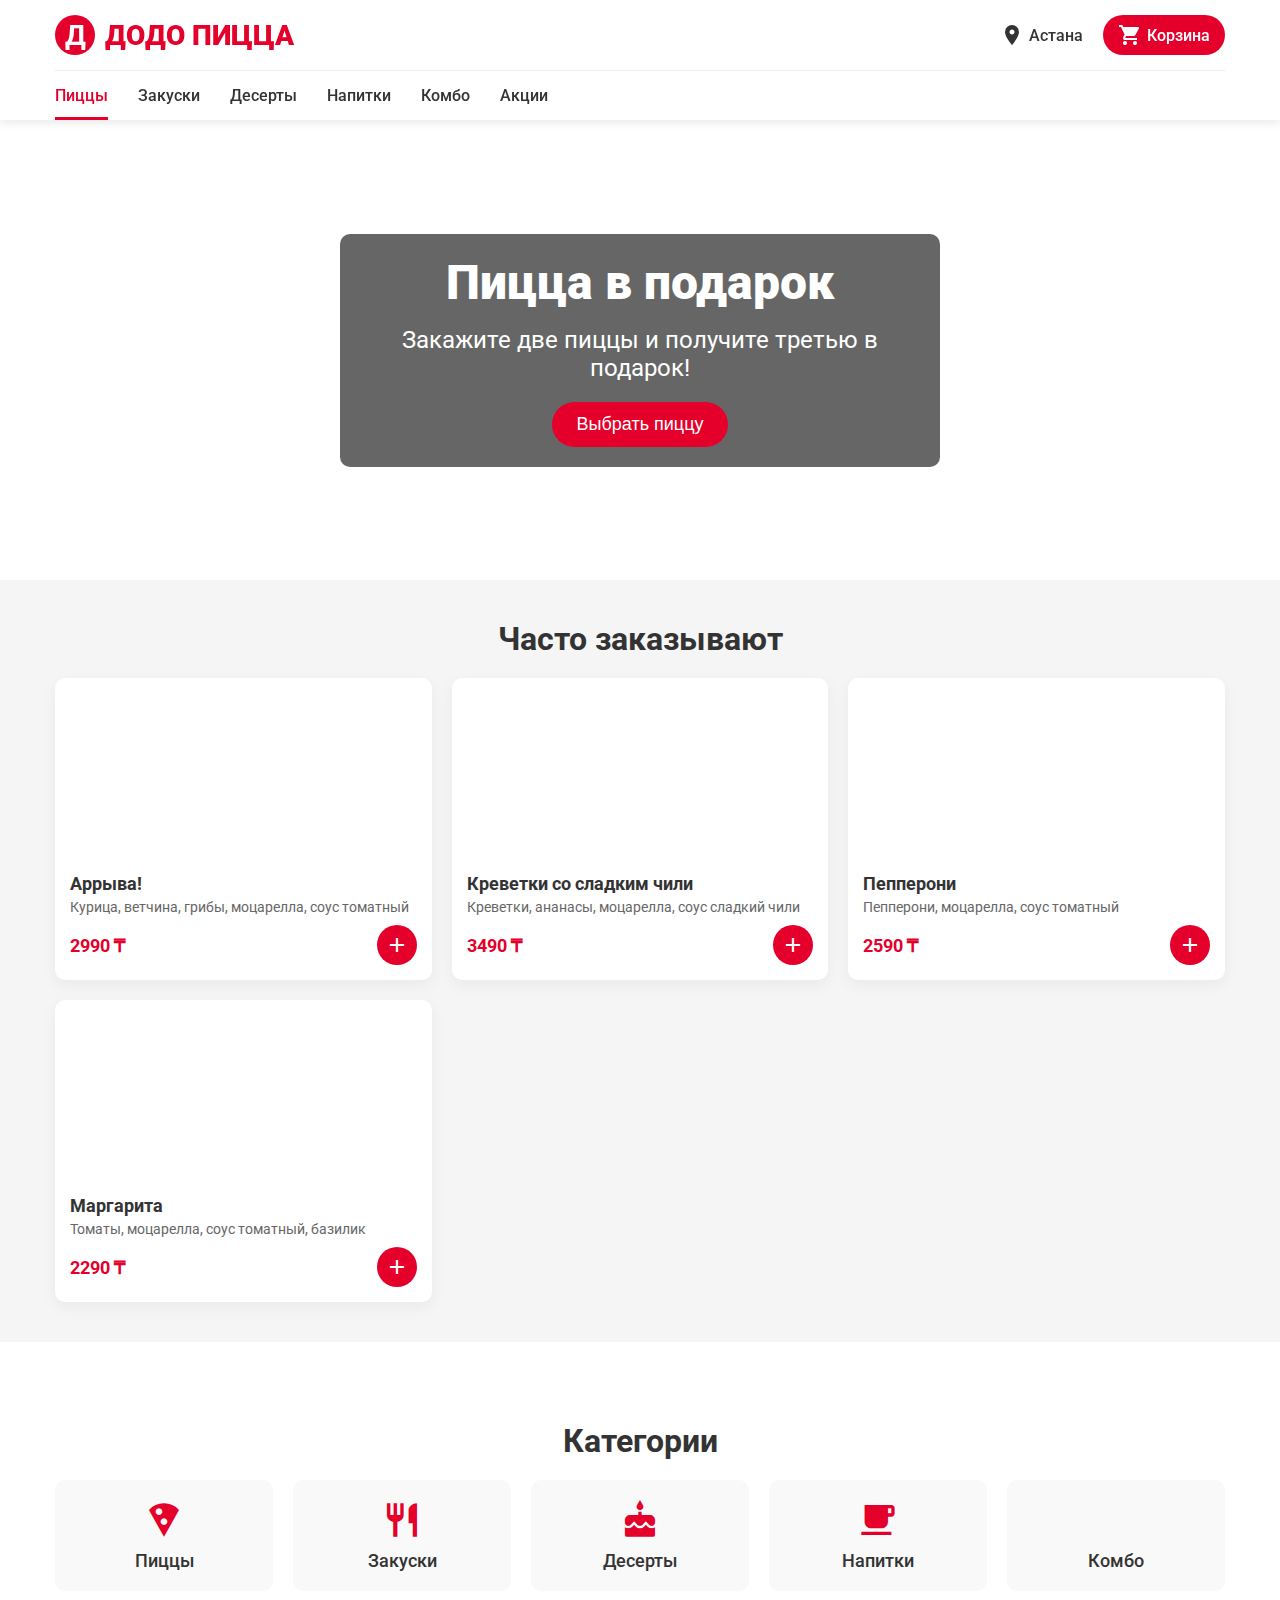
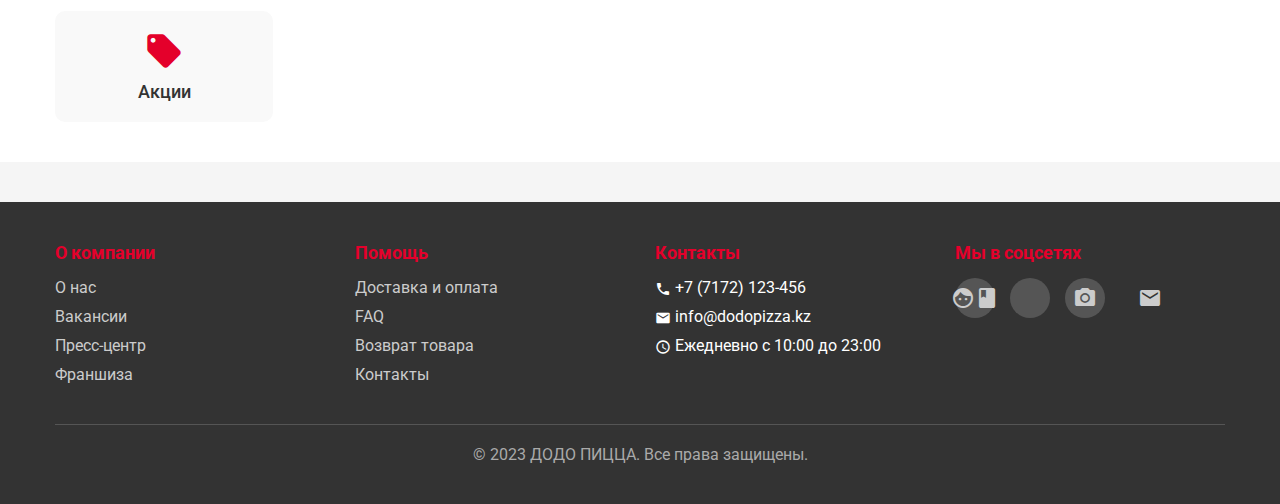
<file: 1.html>
<!DOCTYPE html>
<html lang="ru">
<head>
    <meta charset="UTF-8">
    <meta name="viewport" content="width=device-width, initial-scale=1.0">
    <title>ДОДО ПИЦЦА - Доставка пиццы</title>
    <link href="https://fonts.googleapis.com/css2?family=Roboto:wght@400;500;700;900&display=swap" rel="stylesheet">
    <link href="https://fonts.googleapis.com/icon?family=Material+Icons" rel="stylesheet">
    <style>
        * {
            margin: 0;
            padding: 0;
            box-sizing: border-box;
        }
        
        body {
            font-family: 'Roboto', sans-serif;
            background-color: #f5f5f5;
            color: #333;
        }
        
        .container {
            max-width: 1200px;
            margin: 0 auto;
            padding: 0 15px;
        }
        
        /* Header Styles */
        header {
            background-color: #fff;
            box-shadow: 0 2px 10px rgba(0,0,0,0.1);
            position: sticky;
            top: 0;
            z-index: 100;
        }
        
        .header-top {
            display: flex;
            justify-content: space-between;
            align-items: center;
            padding: 15px 0;
        }
        
        .logo {
            display: flex;
            align-items: center;
            font-size: 28px;
            font-weight: 900;
            color: #E4002B;
            text-decoration: none;
        }
        
        .logo-text {
            margin-left: 10px;
        }
        
        .logo-icon {
            width: 40px;
            height: 40px;
            background-color: #E4002B;
            border-radius: 50%;
            display: flex;
            align-items: center;
            justify-content: center;
            color: white;
            font-weight: bold;
        }
        
        .header-actions {
            display: flex;
            align-items: center;
            gap: 20px;
        }
        
        .location, .cart {
            display: flex;
            align-items: center;
            gap: 5px;
            color: #333;
            text-decoration: none;
            font-weight: 500;
        }
        
        .cart {
            background-color: #E4002B;
            color: white;
            padding: 8px 15px;
            border-radius: 30px;
        }
        
        /* Navigation */
        nav {
            border-top: 1px solid #eee;
        }
        
        .nav-menu {
            display: flex;
            list-style: none;
            padding: 0;
        }
        
        .nav-menu li {
            margin-right: 30px;
        }
        
        .nav-menu a {
            display: block;
            padding: 15px 0;
            color: #333;
            text-decoration: none;
            font-weight: 500;
            position: relative;
        }
        
        .nav-menu a:hover {
            color: #E4002B;
        }
        
        .nav-menu a.active {
            color: #E4002B;
        }
        
        .nav-menu a.active::after {
            content: '';
            position: absolute;
            bottom: 0;
            left: 0;
            width: 100%;
            height: 3px;
            background-color: #E4002B;
        }
        
        /* Hero Section */
        .hero {
            background-color: #fff;
            padding: 30px 0;
        }
        
        .carousel {
            position: relative;
            height: 400px;
            overflow: hidden;
            border-radius: 10px;
        }
        
        .carousel-item {
            position: absolute;
            top: 0;
            left: 0;
            width: 100%;
            height: 100%;
            opacity: 0;
            transition: opacity 0.5s ease-in-out;
            display: flex;
            align-items: center;
            justify-content: center;
            background-size: cover;
            background-position: center;
        }
        
        .carousel-item.active {
            opacity: 1;
        }
        
        .carousel-content {
            text-align: center;
            color: white;
            max-width: 600px;
            padding: 20px;
            background-color: rgba(0, 0, 0, 0.6);
            border-radius: 10px;
        }
        
        .carousel-title {
            font-size: 48px;
            font-weight: 900;
            margin-bottom: 15px;
        }
        
        .carousel-subtitle {
            font-size: 24px;
            margin-bottom: 20px;
        }
        
        .carousel-btn {
            background-color: #E4002B;
            color: white;
            border: none;
            padding: 12px 25px;
            font-size: 18px;
            font-weight: 500;
            border-radius: 30px;
            cursor: pointer;
            transition: background-color 0.3s;
        }
        
        .carousel-btn:hover {
            background-color: #c70026;
        }
        
        .carousel-indicators {
            position: absolute;
            bottom: 20px;
            left: 50%;
            transform: translateX(-50%);
            display: flex;
            gap: 10px;
        }
        
        .indicator {
            width: 12px;
            height: 12px;
            border-radius: 50%;
            background-color: rgba(255, 255, 255, 0.5);
            cursor: pointer;
        }
        
        .indicator.active {
            background-color: white;
        }
        
        /* Popular Products */
        .section-title {
            font-size: 32px;
            font-weight: 700;
            margin: 40px 0 20px;
            text-align: center;
        }
        
        .products-grid {
            display: grid;
            grid-template-columns: repeat(auto-fill, minmax(280px, 1fr));
            gap: 20px;
            margin-bottom: 40px;
        }
        
        .product-card {
            background-color: white;
            border-radius: 10px;
            overflow: hidden;
            box-shadow: 0 5px 15px rgba(0,0,0,0.05);
            transition: transform 0.3s, box-shadow 0.3s;
        }
        
        .product-card:hover {
            transform: translateY(-5px);
            box-shadow: 0 10px 20px rgba(0,0,0,0.1);
        }
        
        .product-image {
            height: 180px;
            background-size: cover;
            background-position: center;
        }
        
        .product-info {
            padding: 15px;
        }
        
        .product-name {
            font-size: 18px;
            font-weight: 700;
            margin-bottom: 5px;
        }
        
        .product-description {
            font-size: 14px;
            color: #666;
            margin-bottom: 10px;
        }
        
        .product-footer {
            display: flex;
            justify-content: space-between;
            align-items: center;
        }
        
        .product-price {
            font-size: 18px;
            font-weight: 700;
            color: #E4002B;
        }
        
        .add-to-cart {
            background-color: #E4002B;
            color: white;
            border: none;
            width: 40px;
            height: 40px;
            border-radius: 50%;
            display: flex;
            align-items: center;
            justify-content: center;
            cursor: pointer;
            transition: background-color 0.3s;
        }
        
        .add-to-cart:hover {
            background-color: #c70026;
        }
        
        /* Categories */
        .categories {
            background-color: white;
            padding: 40px 0;
            margin-top: 40px;
        }
        
        .categories-grid {
            display: grid;
            grid-template-columns: repeat(auto-fill, minmax(200px, 1fr));
            gap: 20px;
        }
        
        .category-card {
            background-color: #f9f9f9;
            border-radius: 10px;
            padding: 20px;
            text-align: center;
            transition: background-color 0.3s;
            cursor: pointer;
        }
        
        .category-card:hover {
            background-color: #f0f0f0;
        }
        
        .category-icon {
            font-size: 40px;
            color: #E4002B;
            margin-bottom: 10px;
        }
        
        .category-name {
            font-size: 18px;
            font-weight: 500;
        }
        
        /* Footer */
        footer {
            background-color: #333;
            color: white;
            padding: 40px 0;
            margin-top: 40px;
        }
        
        .footer-content {
            display: grid;
            grid-template-columns: repeat(auto-fit, minmax(200px, 1fr));
            gap: 30px;
        }
        
        .footer-column h3 {
            font-size: 18px;
            margin-bottom: 15px;
            color: #E4002B;
        }
        
        .footer-column ul {
            list-style: none;
        }
        
        .footer-column li {
            margin-bottom: 10px;
        }
        
        .footer-column a {
            color: #ccc;
            text-decoration: none;
            transition: color 0.3s;
        }
        
        .footer-column a:hover {
            color: white;
        }
        
        .footer-bottom {
            margin-top: 30px;
            padding-top: 20px;
            border-top: 1px solid #555;
            text-align: center;
            color: #aaa;
        }
        
        .social-links {
            display: flex;
            gap: 15px;
            margin-top: 15px;
        }
        
        .social-link {
            width: 40px;
            height: 40px;
            background-color: #555;
            border-radius: 50%;
            display: flex;
            align-items: center;
            justify-content: center;
            color: white;
            transition: background-color 0.3s;
        }
        
        .social-link:hover {
            background-color: #E4002B;
        }
    </style>
</head>
<body>
    <header>
        <div class="container">
            <div class="header-top">
                <a href="#" class="logo">
                    <div class="logo-icon">Д</div>
                    <div class="logo-text">ДОДО ПИЦЦА</div>
                </a>
                <div class="header-actions">
                    <a href="#" class="location">
                        <i class="material-icons">location_on</i>
                        <span>Астана</span>
                    </a>
                    <a href="#" class="cart">
                        <i class="material-icons">shopping_cart</i>
                        <span>Корзина</span>
                    </a>
                </div>
            </div>
            <nav>
                <ul class="nav-menu">
                    <li><a href="#" class="active">Пиццы</a></li>
                    <li><a href="#">Закуски</a></li>
                    <li><a href="#">Десерты</a></li>
                    <li><a href="#">Напитки</a></li>
                    <li><a href="#">Комбо</a></li>
                    <li><a href="#">Акции</a></li>
                </ul>
            </nav>
        </div>
    </header>
    
    <main>
        <section class="hero">
            <div class="container">
                <div class="carousel">
                    <div class="carousel-item active" style="background-image: url('https://picsum.photos/seed/pizzagift/1200/400.jpg')">
                        <div class="carousel-content">
                            <h2 class="carousel-title">Пицца в подарок</h2>
                            <p class="carousel-subtitle">Закажите две пиццы и получите третью в подарок!</p>
                            <button class="carousel-btn">Выбрать пиццу</button>
                        </div>
                    </div>
                    <div class="carousel-item" style="background-image: url('https://picsum.photos/seed/teriyaki/1200/400.jpg')">
                        <div class="carousel-content">
                            <h2 class="carousel-title">Новинка: Терьяки</h2>
                            <p class="carousel-subtitle">Попробуйте нашу новую пиццу с курицей терьяки</p>
                            <button class="carousel-btn">Попробовать</button>
                        </div>
                    </div>
                    <div class="carousel-indicators">
                        <div class="indicator active"></div>
                        <div class="indicator"></div>
                    </div>
                </div>
            </div>
        </section>
        
        <section class="popular-products">
            <div class="container">
                <h2 class="section-title">Часто заказывают</h2>
                <div class="products-grid">
                    <div class="product-card">
                        <div class="product-image" style="background-image: url('https://picsum.photos/seed/arriva/400/300.jpg')"></div>
                        <div class="product-info">
                            <h3 class="product-name">Аррыва!</h3>
                            <p class="product-description">Курица, ветчина, грибы, моцарелла, соус томатный</p>
                            <div class="product-footer">
                                <span class="product-price">2990 ₸</span>
                                <button class="add-to-cart">
                                    <i class="material-icons">add</i>
                                </button>
                            </div>
                        </div>
                    </div>
                    <div class="product-card">
                        <div class="product-image" style="background-image: url('https://picsum.photos/seed/shrimp/400/300.jpg')"></div>
                        <div class="product-info">
                            <h3 class="product-name">Креветки со сладким чили</h3>
                            <p class="product-description">Креветки, ананасы, моцарелла, соус сладкий чили</p>
                            <div class="product-footer">
                                <span class="product-price">3490 ₸</span>
                                <button class="add-to-cart">
                                    <i class="material-icons">add</i>
                                </button>
                            </div>
                        </div>
                    </div>
                    <div class="product-card">
                        <div class="product-image" style="background-image: url('https://picsum.photos/seed/pepperoni/400/300.jpg')"></div>
                        <div class="product-info">
                            <h3 class="product-name">Пепперони</h3>
                            <p class="product-description">Пепперони, моцарелла, соус томатный</p>
                            <div class="product-footer">
                                <span class="product-price">2590 ₸</span>
                                <button class="add-to-cart">
                                    <i class="material-icons">add</i>
                                </button>
                            </div>
                        </div>
                    </div>
                    <div class="product-card">
                        <div class="product-image" style="background-image: url('https://picsum.photos/seed/margarita/400/300.jpg')"></div>
                        <div class="product-info">
                            <h3 class="product-name">Маргарита</h3>
                            <p class="product-description">Томаты, моцарелла, соус томатный, базилик</p>
                            <div class="product-footer">
                                <span class="product-price">2290 ₸</span>
                                <button class="add-to-cart">
                                    <i class="material-icons">add</i>
                                </button>
                            </div>
                        </div>
                    </div>
                </div>
            </div>
        </section>
        
        <section class="categories">
            <div class="container">
                <h2 class="section-title">Категории</h2>
                <div class="categories-grid">
                    <div class="category-card">
                        <i class="material-icons category-icon">local_pizza</i>
                        <h3 class="category-name">Пиццы</h3>
                    </div>
                    <div class="category-card">
                        <i class="material-icons category-icon">restaurant</i>
                        <h3 class="category-name">Закуски</h3>
                    </div>
                    <div class="category-card">
                        <i class="material-icons category-icon">cake</i>
                        <h3 class="category-name">Десерты</h3>
                    </div>
                    <div class="category-card">
                        <i class="material-icons category-icon">local_cafe</i>
                        <h3 class="category-name">Напитки</h3>
                    </div>
                    <div class="category-card">
                        <i class="material-icons category-icon">fastfood</i>
                        <h3 class="category-name">Комбо</h3>
                    </div>
                    <div class="category-card">
                        <i class="material-icons category-icon">local_offer</i>
                        <h3 class="category-name">Акции</h3>
                    </div>
                </div>
            </div>
        </section>
    </main>
    
    <footer>
        <div class="container">
            <div class="footer-content">
                <div class="footer-column">
                    <h3>О компании</h3>
                    <ul>
                        <li><a href="#">О нас</a></li>
                        <li><a href="#">Вакансии</a></li>
                        <li><a href="#">Пресс-центр</a></li>
                        <li><a href="#">Франшиза</a></li>
                    </ul>
                </div>
                <div class="footer-column">
                    <h3>Помощь</h3>
                    <ul>
                        <li><a href="#">Доставка и оплата</a></li>
                        <li><a href="#">FAQ</a></li>
                        <li><a href="#">Возврат товара</a></li>
                        <li><a href="#">Контакты</a></li>
                    </ul>
                </div>
                <div class="footer-column">
                    <h3>Контакты</h3>
                    <ul>
                        <li><i class="material-icons" style="font-size: 16px; vertical-align: middle;">phone</i> +7 (7172) 123-456</li>
                        <li><i class="material-icons" style="font-size: 16px; vertical-align: middle;">email</i> info@dodopizza.kz</li>
                        <li><i class="material-icons" style="font-size: 16px; vertical-align: middle;">access_time</i> Ежедневно с 10:00 до 23:00</li>
                    </ul>
                </div>
                <div class="footer-column">
                    <h3>Мы в соцсетях</h3>
                    <div class="social-links">
                        <a href="#" class="social-link">
                            <i class="material-icons">facebook</i>
                        </a>
                        <a href="#" class="social-link">
                            <i class="material-icons">alternate_email</i>
                        </a>
                        <a href="#" class="social-link">
                            <i class="material-icons">camera_alt</i>
                        </a>
                    </div>
                </div>
            </div>
            <div class="footer-bottom">
                <p>© 2023 ДОДО ПИЦЦА. Все права защищены.</p>
            </div>
        </div>
    </footer>
    
    <script>
        // Carousel functionality
        const indicators = document.querySelectorAll('.indicator');
        const carouselItems = document.querySelectorAll('.carousel-item');
        let currentIndex = 0;
        
        function showSlide(index) {
            carouselItems.forEach(item => item.classList.remove('active'));
            indicators.forEach(indicator => indicator.classList.remove('active'));
            
            carouselItems[index].classList.add('active');
            indicators[index].classList.add('active');
            currentIndex = index;
        }
        
        indicators.forEach((indicator, index) => {
            indicator.addEventListener('click', () => showSlide(index));
        });
        
        // Auto-slide functionality
        setInterval(() => {
            const nextIndex = (currentIndex + 1) % carouselItems.length;
            showSlide(nextIndex);
        }, 5000);
    </script>
</body>
</html>
</file>
